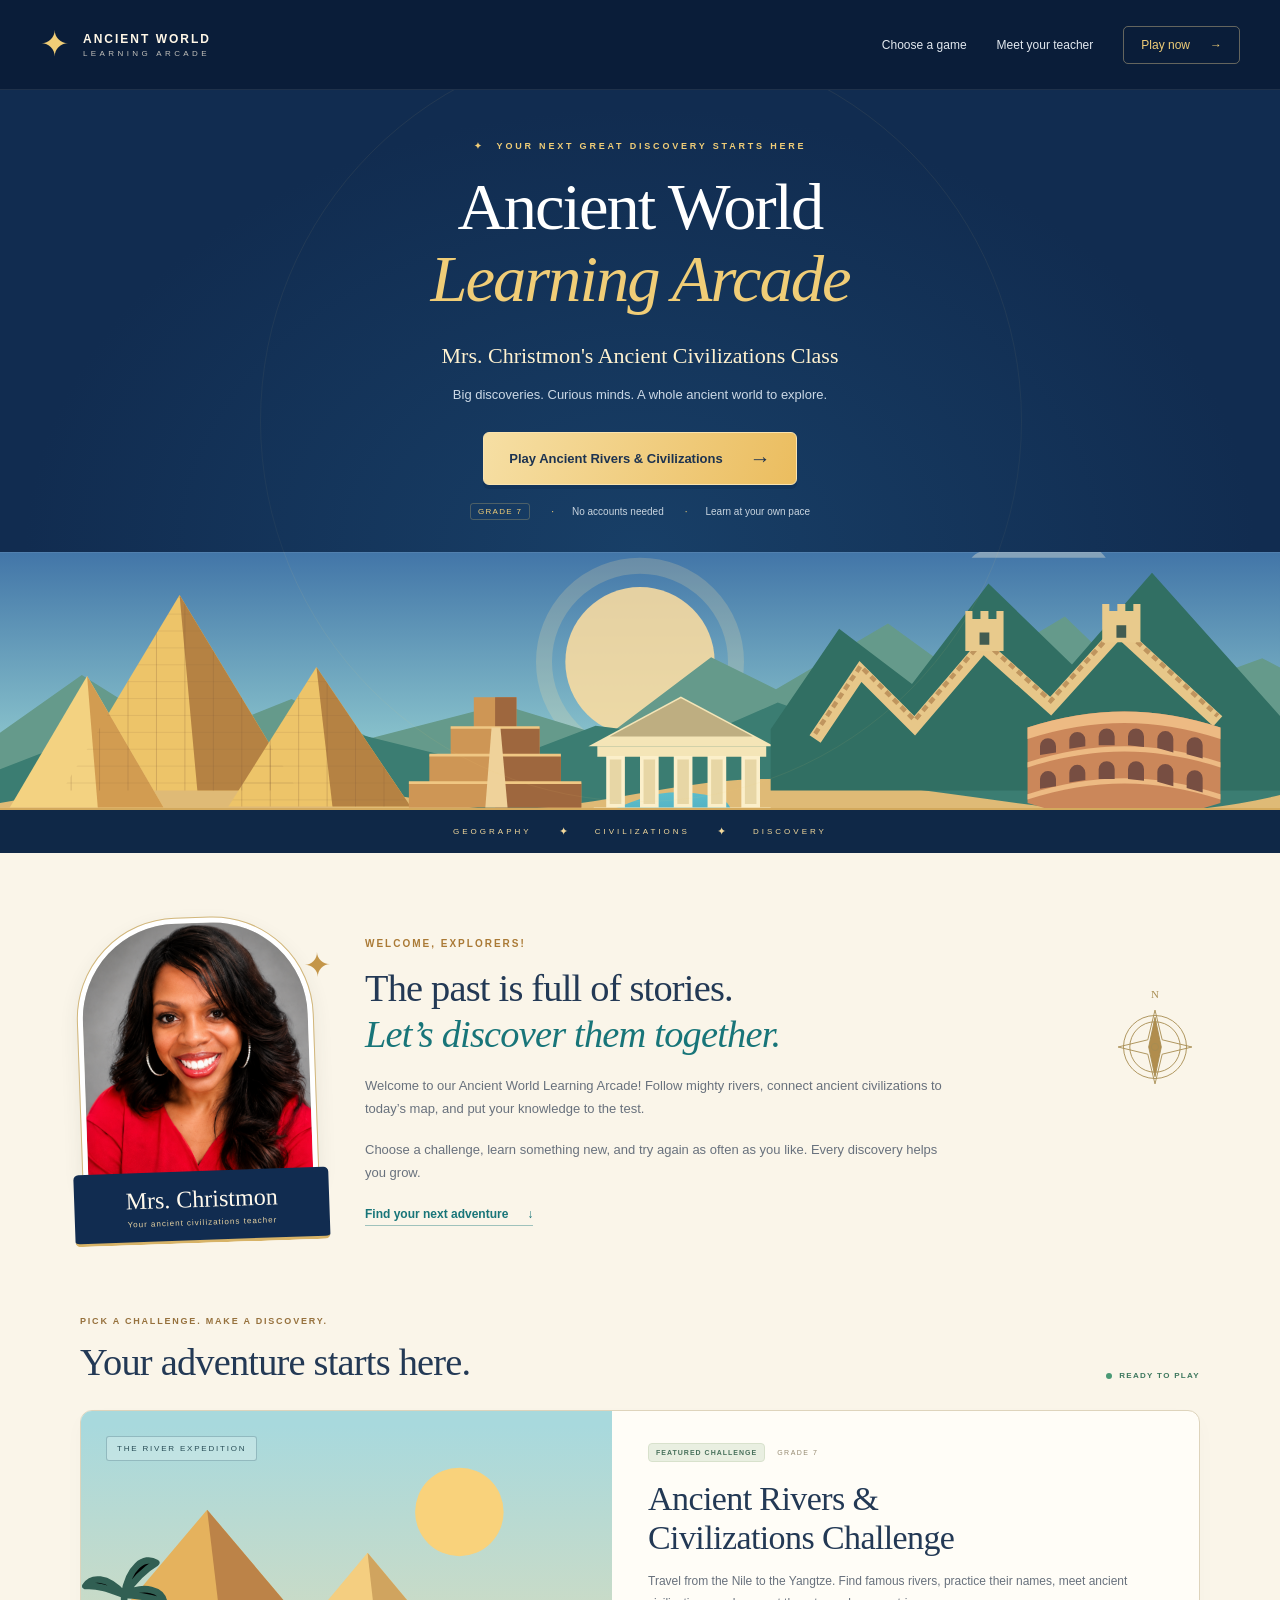
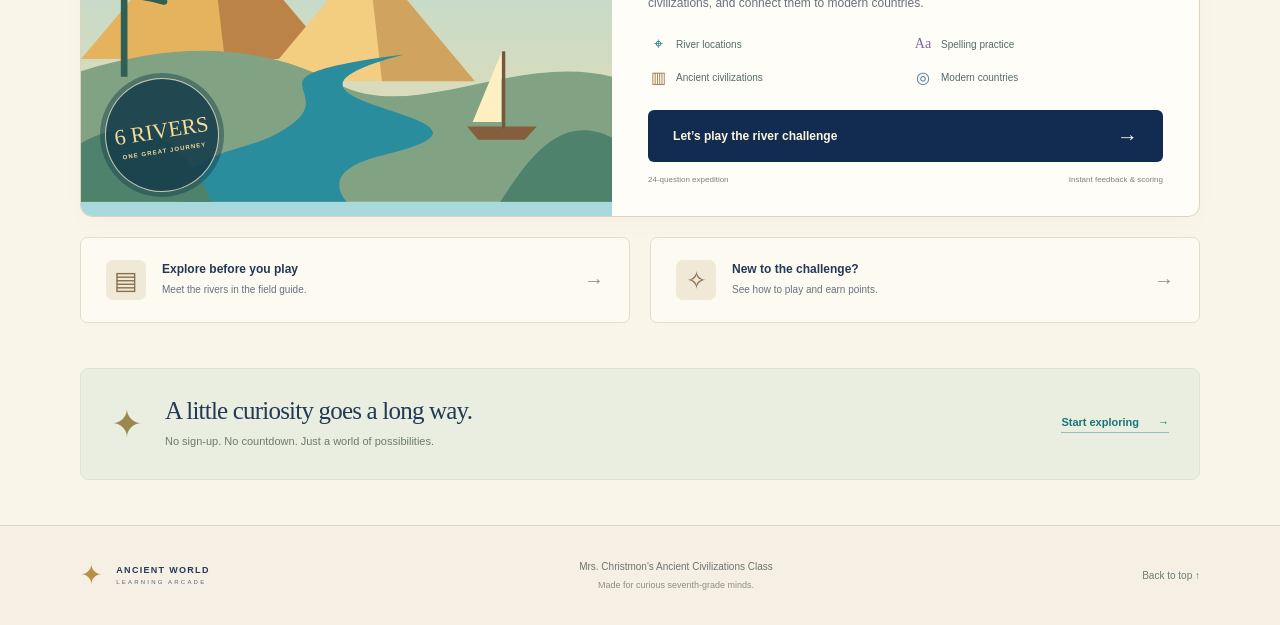
<file: index.html>
<!doctype html>
<html lang="en">
<head>
  <meta charset="utf-8">
  <meta name="viewport" content="width=device-width,initial-scale=1">
  <meta name="theme-color" content="#112c50">
  <meta name="description" content="Mrs. Christmon's Ancient Civilizations Class. Explore the ancient world through the Ancient Rivers and Civilizations Challenge. Free, account-free learning for seventh grade.">
  <title>Ancient World Learning Arcade | Mrs. Christmon's Class</title>
  <link rel="icon" href="data:image/svg+xml,%3Csvg xmlns='http://www.w3.org/2000/svg' viewBox='0 0 40 40'%3E%3Crect width='40' height='40' rx='9' fill='%23112c50'/%3E%3Ctext x='8' y='29' font-size='28' fill='%23f0cd77'%3E✦%3C/text%3E%3C/svg%3E">
  <link rel="stylesheet" href="arcade.css">
</head>
<body>
  <a class="skip-link" href="#main">Skip to the arcade</a>
  <header class="arcade-header">
    <a class="arcade-brand" href="./" aria-label="Ancient World Learning Arcade home"><span aria-hidden="true">✦</span><span>ANCIENT WORLD<small>LEARNING ARCADE</small></span></a>
    <nav aria-label="Main navigation"><a href="#games">Choose a game</a><a href="#welcome">Meet your teacher</a><a class="nav-play" href="rivers/">Play now <span aria-hidden="true">→</span></a></nav>
  </header>
  <main id="main">
    <section class="hero" aria-labelledby="hero-title">
      <div class="hero-content"><span class="eyebrow"><span aria-hidden="true">✦</span> YOUR NEXT GREAT DISCOVERY STARTS HERE</span><h1 id="hero-title">Ancient World<br><em>Learning Arcade</em></h1><p class="class-subtitle">Mrs. Christmon's Ancient Civilizations Class</p><p class="hero-description">Big discoveries. Curious minds. A whole ancient world to explore.</p><a class="button gold" href="rivers/">Play Ancient Rivers & Civilizations <span aria-hidden="true">→</span></a><div class="hero-tags"><span>GRADE 7</span><span>No accounts needed</span><span>Learn at your own pace</span></div></div>
      <div class="landscape" role="img" aria-label="Illustrated ancient-world landmarks: Egyptian pyramids, a Mesopotamian ziggurat, a Greek temple, the Great Wall of China, and a Roman amphitheater."></div>
      <div class="hero-bottom"><span>GEOGRAPHY</span><span aria-hidden="true">✦</span><span>CIVILIZATIONS</span><span aria-hidden="true">✦</span><span>DISCOVERY</span></div>
    </section>
    <section class="welcome content-width" id="welcome" aria-labelledby="welcome-title">
      <div class="teacher-card"><div class="photo-frame"><img src="assets/mrs-christmon.png" alt="Mrs. Christmon, your ancient civilizations teacher" width="420" height="560"></div><div class="teacher-caption"><strong>Mrs. Christmon</strong><span>Your ancient civilizations teacher</span></div><span class="teacher-star" aria-hidden="true">✦</span></div>
      <div class="welcome-copy"><span class="eyebrow">WELCOME, EXPLORERS!</span><h2 id="welcome-title">The past is full of stories.<br> <em>Let’s discover them together.</em></h2><p>Welcome to our Ancient World Learning Arcade! Follow mighty rivers, connect ancient civilizations to today’s map, and put your knowledge to the test.</p><p>Choose a challenge, learn something new, and try again as often as you like. Every discovery helps you grow.</p><a class="text-link" href="#games">Find your next adventure <span aria-hidden="true">↓</span></a></div>
      <div class="compass" aria-hidden="true"><span>N</span><svg viewBox="0 0 100 100"><circle cx="50" cy="50" r="35"/><circle cx="50" cy="50" r="28"/><path d="M50 9 58 42 91 50 58 58 50 91 42 58 9 50 42 42Z"/><path class="needle" d="m50 17 7 33-7 33-7-33Z"/><circle cx="50" cy="50" r="4"/></svg></div>
    </section>
    <section class="games content-width" id="games" aria-labelledby="games-title">
      <div class="section-heading"><div><span class="eyebrow">PICK A CHALLENGE. MAKE A DISCOVERY.</span><h2 id="games-title">Your adventure starts here.</h2></div><span class="ready-badge"><span></span> READY TO PLAY</span></div>
      <article class="featured-game"><div class="game-art" aria-hidden="true"><span class="art-label">THE RIVER EXPEDITION</span><svg viewBox="0 0 480 340"><defs><linearGradient id="artSky" x2="0" y2="1"><stop stop-color="#a8d9dd"/><stop offset="1" stop-color="#ecddb0"/></linearGradient></defs><path fill="url(#artSky)" d="M0 0h480v340H0z"/><circle cx="342" cy="78" r="40" fill="#f9d27b"/><path d="m0 211 114-135 114 135H0Z" fill="#e5b25d"/><path d="m114 76 114 135h-98Z" fill="#bc8348"/><path d="m162 231 97-116 97 116H162Z" fill="#f4ce80"/><path d="m259 115 97 116h-84Z" fill="#d0a45f"/><path d="M0 222c93-29 167-23 233 12 68 35 160-29 247-7v113H0Z" fill="#81a283"/><path d="M292 207c-175 46 133 54-16 90-33 8-54 20-36 43H92c-7-43 52-45 80-59 85-42-50-52 120-74Z" fill="#298d9e"/><path d="M0 287c53-30 93-4 118 53H0ZM480 282c-47-24-77 21-101 58h101Z" fill="#4e826c"/><path d="M39 227v-74m0 0c-16-18-30-16-35-8 13-1 24 4 35 8Zm0 0c4-25 18-36 29-29-12 7-21 17-29 29Zm0 0c19-10 34-4 36 6-14-4-25-6-36-6Z" stroke="#315f53" stroke-width="6" stroke-linejoin="round"/><path d="m354 268 26-63v63h-26Z" fill="#fff0c3"/><path d="M349 272h63l-11 12h-42Z" fill="#855e3e"/><path d="M382 204v70" stroke="#755839" stroke-width="3"/></svg><span class="art-stamp">6 RIVERS<br><strong>ONE GREAT JOURNEY</strong></span></div><div class="game-info"><div class="game-labels"><span class="pill">FEATURED CHALLENGE</span><span class="grade">GRADE 7</span></div><h3>Ancient Rivers &<br>Civilizations Challenge</h3><p>Travel from the Nile to the Yangtze. Find famous rivers, practice their names, meet ancient civilizations, and connect them to modern countries.</p><ul class="game-skills"><li><span aria-hidden="true">⌖</span> River locations</li><li><span aria-hidden="true">Aa</span> Spelling practice</li><li><span aria-hidden="true">▥</span> Ancient civilizations</li><li><span aria-hidden="true">◎</span> Modern countries</li></ul><a class="button navy" href="rivers/">Let’s play the river challenge <span aria-hidden="true">→</span></a><div class="game-details"><span>24-question expedition</span><span>Instant feedback & scoring</span></div></div></article>
      <div class="quick-links"><a href="rivers/#guide"><span class="quick-icon" aria-hidden="true">▤</span><div><h3>Explore before you play</h3><p>Meet the rivers in the field guide.</p></div><span aria-hidden="true">→</span></a><a href="rivers/#how"><span class="quick-icon" aria-hidden="true">✧</span><div><h3>New to the challenge?</h3><p>See how to play and earn points.</p></div><span aria-hidden="true">→</span></a></div>
    </section>
    <section class="discovery-strip content-width"><span class="discovery-icon" aria-hidden="true">✦</span><div><h2>A little curiosity goes a long way.</h2><p>No sign-up. No countdown. Just a world of possibilities.</p></div><a href="rivers/" class="text-link">Start exploring <span aria-hidden="true">→</span></a></section>
  </main>
  <footer><a class="arcade-brand" href="./"><span aria-hidden="true">✦</span><span>ANCIENT WORLD<small>LEARNING ARCADE</small></span></a><p>Mrs. Christmon's Ancient Civilizations Class<br><span>Made for curious seventh-grade minds.</span></p><a href="#main">Back to top ↑</a></footer>
</body>
</html>
</file>
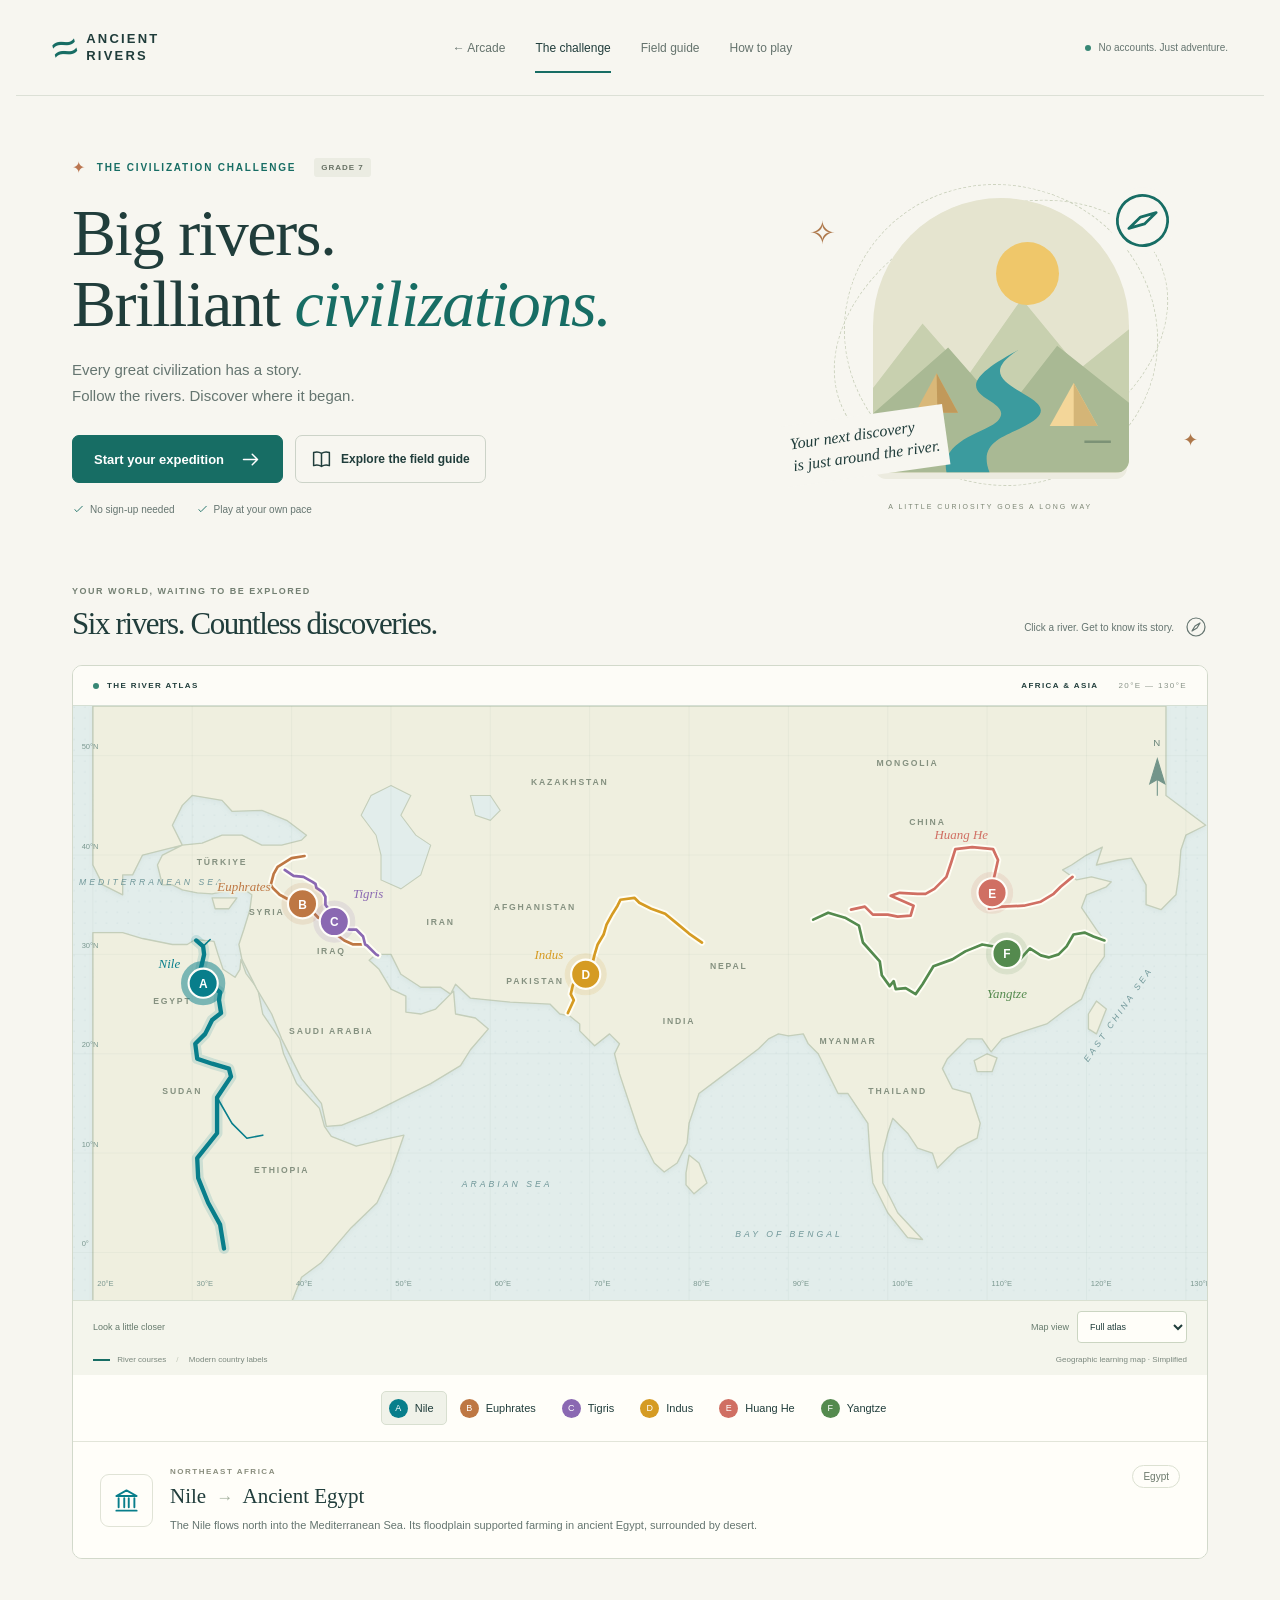
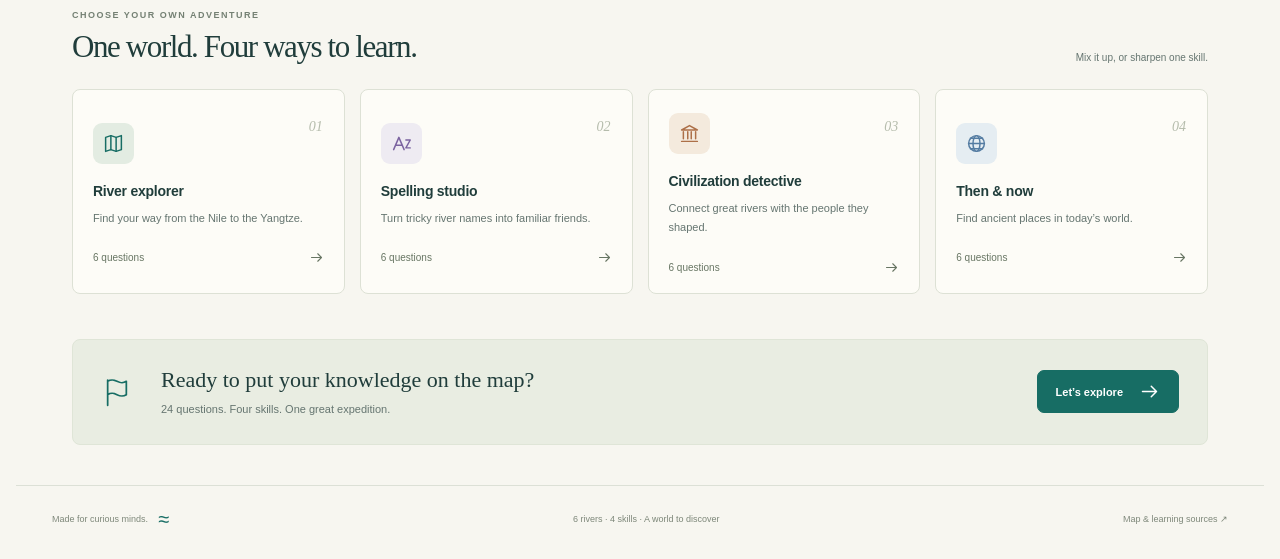
<file: rivers/index.html>
<!doctype html>
<html lang="en">
<head>
  <meta charset="UTF-8">
  <meta name="viewport" content="width=device-width, initial-scale=1">
  <meta name="theme-color" content="#f7f6f0">
  <meta name="description" content="Explore six great rivers, discover ancient civilizations, and test your geography and spelling. A free, account-free challenge for middle school.">
  <title>Ancient Rivers · The Civilization Challenge</title>
  <link rel="icon" href="data:image/svg+xml,%3Csvg xmlns=%27http://www.w3.org/2000/svg%27 viewBox=%270 0 40 40%27%3E%3Crect width=%2740%27 height=%2740%27 rx=%279%27 fill=%27%23176d64%27/%3E%3Ctext x=%277%27 y=%2730%27 font-size=%2736%27 fill=%27white%27%3E≈%3C/text%3E%3C/svg%3E">
  <link rel="stylesheet" href="../styles.css">
  <style>
    /* Keep the added arcade link comfortable on small screens. */
    @media (max-width: 480px) { .site-header nav { gap: 10px; } }
    @media (max-width: 360px) { .site-header { gap: 7px; } .site-header nav { gap: 7px; } .site-header nav a { font-size: 8px; } }
  </style>
  <script src="../data.js" defer></script>
  <script src="../app.js" defer></script>
</head>
<body>
  <a class="skip-link" href="#main">Skip to content</a>
  <header class="site-header">
    <a class="brand" href="#home" aria-label="Ancient Rivers home"><span class="brand-mark" aria-hidden="true">≈</span><span>ANCIENT<span class="brand-bottom">RIVERS</span></span></a>
    <nav aria-label="Main navigation"><a href="../">← Arcade</a><a href="#home" data-nav="home">The challenge</a><a href="#guide" data-nav="guide">Field guide</a><a href="#how" data-nav="how">How to play</a></nav>
    <span class="header-note"><span class="green-dot"></span>No accounts. Just adventure.</span>
  </header>
  <main id="main" tabindex="-1"></main>
  <footer class="site-footer"><span>Made for curious minds. <span class="footer-wave">≈</span></span><span>6 rivers · 4 skills · A world to discover</span><button class="text-button" id="sources-button">Map & learning sources ↗</button></footer>
  <dialog id="sources-dialog" aria-labelledby="sources-title"><button class="dialog-close" aria-label="Close sources">×</button><span class="eyebrow">THE EXPLORER’S NOTES</span><h2 id="sources-title">A little context matters.</h2><p>This learning map uses a longitude/latitude projection. Coastlines and river courses are hand-generalized for classroom use, not navigation. Country names mark approximate locations; they are not political boundaries.</p><p>Ancient civilizations did not share today’s country borders. Questions use specific river sections or sites when a river crosses several countries. Dates are approximate.</p><h3>Further reading & fact checking</h3><ul><li><a href="https://www.britannica.com/place/Nile-River" target="_blank" rel="noopener noreferrer">Encyclopaedia Britannica: Nile River</a></li><li><a href="https://www.britannica.com/place/Tigris-Euphrates-river-system" target="_blank" rel="noopener noreferrer">Britannica: Tigris–Euphrates river system</a></li><li><a href="https://www.britannica.com/place/Indus-River" target="_blank" rel="noopener noreferrer">Britannica: Indus River</a></li><li><a href="https://www.britannica.com/place/Yellow-River" target="_blank" rel="noopener noreferrer">Britannica: Yellow River (Huang He)</a></li><li><a href="https://www.britannica.com/place/Yangtze-River" target="_blank" rel="noopener noreferrer">Britannica: Yangtze River</a></li><li><a href="https://www.britannica.com/topic/Indus-civilization" target="_blank" rel="noopener noreferrer">Britannica: Indus civilization</a></li><li><a href="https://www.britannica.com/place/Mesopotamia-historical-region-Asia" target="_blank" rel="noopener noreferrer">Britannica: Mesopotamia</a></li></ul><p class="small">The game itself uses only local files. These optional reading links need internet access.</p></dialog>
  <dialog id="leave-dialog" aria-labelledby="leave-title"><h2 id="leave-title">Leave this expedition?</h2><p>Your current round will end. Your saved best score will stay on this browser.</p><div class="dialog-actions"><button class="button secondary" id="keep-playing">Keep playing</button><button class="button" id="leave-game">Leave round</button></div></dialog>
  <noscript><p class="noscript">Please enable JavaScript to play this interactive game. No account or internet connection is required once the files are loaded.</p></noscript>
</body>
</html>
</file>
<file: arcade.css>
:root {
  --navy: #112c50;
  --navy-deep: #0a1d39;
  --gold: #f0cd77;
  --cream: #faf5e9;
  --ink: #233955;
  --muted: #68717d;
  --line: #e6ddc8;
  --teal: #187579;
  font-family: 'Segoe UI', Arial, sans-serif;
  color: var(--ink);
  background: var(--cream);
}
* { box-sizing: border-box; }
html { scroll-behavior: smooth; scroll-padding-top: 20px; }
body { margin: 0; }
a { color: inherit; text-underline-offset: 4px; }
a, button, select { -webkit-tap-highlight-color: transparent; }
a:focus-visible { outline: 3px solid #bf7c26; outline-offset: 5px; border-radius: 3px; }
h1, h2, h3, p { margin: 0; }
h1, h2, h3 { font-family: Georgia, 'Times New Roman', serif; font-weight: 400; }
p { line-height: 1.8; }
em { font-style: italic; }
.content-width { width: min(1120px, calc(100% - 64px)); margin-inline: auto; }
.arcade-header { min-height: 90px; padding: 16px max(32px, calc((100vw - 1200px) / 2)); display: flex; align-items: center; justify-content: space-between; gap: 25px; background: var(--navy-deep); color: #fff7e7; border-bottom: 1px solid #ffffff16; }
.arcade-brand { display: flex; align-items: center; gap: 12px; text-decoration: none; letter-spacing: 2px; font-size: 12px; font-weight: 750; line-height: 1.5; flex-shrink: 0; }
.arcade-brand > span:first-child { color: var(--gold); font-size: 35px; font-weight: 400; }
.arcade-brand small { display: block; letter-spacing: 3.4px; font-size: 8px; font-weight: 500; opacity: .75; }
.arcade-header nav { display: flex; align-items: center; gap: 30px; }
.arcade-header nav a { font-size: 12px; text-decoration: none; color: #e2e8ef; }
.arcade-header nav a:hover { color: var(--gold); }
.arcade-header .nav-play { border: 1px solid #ecd39666; padding: 11px 17px; color: var(--gold); border-radius: 5px; display: flex; gap: 20px; }
.hero { background: var(--navy); color: white; position: relative; overflow: hidden; text-align: center; }
.hero:before { content: ''; width: 760px; height: 760px; border: 1px solid #f0cd7714; border-radius: 50%; position: absolute; left: calc(50% - 380px); top: -50px; pointer-events: none; }
.hero-content { padding: 49px 24px 32px; position: relative; z-index: 1; background: radial-gradient(ellipse at bottom, #183f67 0, transparent 68%); }
.eyebrow { display: block; font-size: 10px; font-weight: 700; letter-spacing: 2px; line-height: 1.7; }
.hero .eyebrow { color: var(--gold); font-size: 9px; letter-spacing: 2.8px; }
.hero .eyebrow span { margin-right: 7px; }
h1 { font-size: clamp(46px, 5.2vw, 72px); letter-spacing: -2px; line-height: 1.07; margin-top: 17px; }
h1 em { color: var(--gold); }
.class-subtitle { font-family: Georgia, 'Times New Roman', serif; font-size: clamp(16px, 2vw, 22px); margin-top: 22px; color: #fff2d0; }
.hero-description { font-size: 13px; margin-top: 8px; color: #ccd9e6; }
.button { display: inline-flex; align-items: center; justify-content: center; gap: 27px; min-height: 52px; padding: 15px 25px; border-radius: 6px; font-size: 13px; text-decoration: none; font-weight: 750; transition: transform .2s, box-shadow .2s; }
.button > span { font-size: 21px; font-weight: 400; line-height: 1; }
.button:hover { transform: translateY(-2px); box-shadow: 0 5px 16px #061e3530; }
.button.gold { color: #1d3350; background: linear-gradient(110deg, #f6dfa4, #ebbd5f); border: 1px solid #fae3af; box-shadow: 0 4px 0 #061e3530; margin-top: 25px; }
.button.gold:focus-visible { outline-color: white; }
.hero-tags { display: flex; justify-content: center; gap: 21px; margin-top: 18px; font-size: 10px; color: #c8d4df; align-items: center; }
.hero-tags span:first-child { color: var(--gold); font-size: 8px; letter-spacing: 1.3px; border: 1px solid #f0cd7740; border-radius: 3px; padding: 3px 7px; }
.hero-tags span + span:before { content: '·'; color: var(--gold); margin-right: 18px; }
.landscape { background: url('assets/ancient-world.svg') center 54% / cover no-repeat; height: clamp(165px, 20vw, 275px); max-height: 275px; border-top: 1px solid #ffffff14; }
.hero-bottom { display: flex; gap: 27px; justify-content: center; align-items: center; font-size: 8px; letter-spacing: 3px; background: #0f2847; padding: 15px; border-top: 2px solid #d3a95d; color: #f3d99c; }
.hero-bottom span:nth-child(even) { font-size: 11px; letter-spacing: 0; }
.welcome { padding-block: 65px; display: grid; grid-template-columns: 235px 1fr 90px; gap: 50px; align-items: center; position: relative; }
.teacher-card { position: relative; transform: rotate(-2deg); }
.photo-frame { border: 5px solid white; outline: 1px solid #d2b77c; border-radius: 100px 100px 9px 9px; overflow: hidden; box-shadow: 0 8px 20px #35404518; background: #d4d2cb; }
.photo-frame img { width: 100%; height: 255px; display: block; object-fit: cover; object-position: center 28%; }
.teacher-caption { background: var(--navy); color: #fff9ec; border-radius: 5px; margin: -12px -10px 0; padding: 15px 12px 13px; position: relative; border-bottom: 3px solid #d7b367; text-align: center; }
.teacher-caption strong { font-family: Georgia, 'Times New Roman', serif; font-size: 24px; font-weight: 400; }
.teacher-caption span { display: block; font-size: 8px; letter-spacing: 1px; color: #e8d3a2; margin-top: 5px; }
.teacher-star { position: absolute; right: -21px; top: 32px; font-size: 33px; color: #c49649; }
.welcome-copy .eyebrow { color: #aa7a36; margin-bottom: 13px; }
h2 { font-size: clamp(28px, 3vw, 39px); line-height: 1.2; letter-spacing: -.8px; }
.welcome-copy h2 em { color: var(--teal); }
.welcome-copy p { font-size: 13px; color: var(--muted); margin-top: 17px; max-width: 590px; }
.text-link { display: inline-flex; align-items: center; gap: 19px; color: var(--teal); text-decoration: none; border-bottom: 1px solid #18757966; padding-bottom: 4px; font-size: 12px; font-weight: 700; }
.text-link:hover { border-color: var(--teal); }
.welcome-copy .text-link { margin-top: 22px; }
.compass { width: 90px; color: #a88d52; text-align: center; align-self: center; margin-top: -80px; }
.compass span { font-family: Georgia, 'Times New Roman', serif; font-size: 11px; }
.compass svg { width: 100%; stroke: currentColor; stroke-width: 1; fill: none; }
.compass .needle { fill: #b18d4d; }
.games { padding-top: 6px; scroll-margin-top: 30px; }
.section-heading { display: flex; justify-content: space-between; gap: 20px; align-items: end; margin-bottom: 25px; }
.section-heading .eyebrow { color: #96713d; margin-bottom: 10px; font-size: 9px; letter-spacing: 1.8px; }
.ready-badge { display: inline-flex; align-items: center; gap: 7px; font-size: 8px; letter-spacing: 1.3px; font-weight: 700; color: #3d775e; white-space: nowrap; padding-bottom: 5px; }
.ready-badge > span { width: 6px; height: 6px; border-radius: 50%; background: #4a9975; }
.featured-game { display: grid; grid-template-columns: .95fr 1.05fr; background: #fffdf7; border: 1px solid #ded4bc; border-radius: 12px; overflow: hidden; box-shadow: 0 8px 20px #524a3006; }
.game-art { position: relative; background: #a8d9dd; overflow: hidden; min-height: 370px; display: flex; align-items: end; }
.game-art > svg { position: absolute; width: 100%; height: 100%; inset: 0; object-fit: cover; }
.art-label { position: absolute; top: 25px; left: 25px; z-index: 1; padding: 7px 10px; color: #284d57; font-size: 8px; letter-spacing: 1.8px; border: 1px solid #34677655; border-radius: 3px; background: #d9eeee77; }
.art-stamp { border: 1px solid #fff5cfbb; background: #173e4ce6; border-radius: 100%; width: 114px; height: 114px; display: flex; align-items: center; justify-content: center; flex-direction: column; color: #f7db96; font-family: Georgia, 'Times New Roman', serif; font-size: 22px; text-align: center; line-height: 1.5; position: absolute; bottom: 24px; left: 24px; transform: rotate(-9deg); box-shadow: 0 0 0 5px #173e4c77; }
.art-stamp strong { font-family: 'Segoe UI', Arial, sans-serif; font-size: 6px; letter-spacing: 1.1px; font-weight: 600; }
.game-info { padding: 32px 36px; }
.game-labels { display: flex; align-items: center; gap: 12px; margin-bottom: 17px; }
.pill { background: #e9efe1; color: #49715c; border: 1px solid #d8e1cc; border-radius: 4px; font-size: 7px; letter-spacing: 1px; font-weight: 700; padding: 5px 7px; }
.grade { font-size: 7px; letter-spacing: 1.5px; color: #968b72; }
.game-info h3 { font-size: 34px; line-height: 1.15; letter-spacing: -.6px; }
.game-info > p { font-size: 12px; margin-top: 14px; color: var(--muted); line-height: 1.8; }
.game-skills { list-style: none; padding: 0; margin: 20px 0 23px; display: grid; grid-template-columns: repeat(2, 1fr); gap: 13px 15px; }
.game-skills li { display: flex; align-items: center; gap: 8px; font-size: 10px; color: #536b6b; }
.game-skills li > span { font-size: 16px; color: var(--teal); width: 20px; height: 20px; display: inline-flex; align-items: center; justify-content: center; }
.game-skills li:nth-child(2) > span { font-family: Georgia, 'Times New Roman', serif; font-size: 14px; color: #8066a0; }
.game-skills li:nth-child(3) > span { color: #a57843; }
.game-skills li:nth-child(4) > span { color: #547c9f; }
.button.navy { background: var(--navy); color: #fff5dc; width: 100%; justify-content: space-between; font-size: 12px; }
.button.navy:hover { background: #20466c; }
.game-details { margin-top: 13px; font-size: 8px; color: #7b827d; display: flex; gap: 12px; justify-content: space-between; }
.quick-links { display: grid; grid-template-columns: 1fr 1fr; gap: 20px; margin-top: 20px; }
.quick-links > a { display: flex; align-items: center; gap: 16px; padding: 22px 25px; border: 1px solid var(--line); border-radius: 7px; background: #fdfaf2; text-decoration: none; transition: border-color .2s; }
.quick-links > a:hover { border-color: #9aa992; }
.quick-icon { color: #87714a; background: #f0e9d7; border-radius: 7px; width: 40px; height: 40px; font-size: 25px; display: inline-flex; align-items: center; justify-content: center; flex-shrink: 0; }
.quick-links h3 { font-family: 'Segoe UI', Arial, sans-serif; font-size: 12px; font-weight: 650; margin-bottom: 5px; }
.quick-links p { font-size: 10px; color: var(--muted); }
.quick-links > a > span:last-child { margin-left: auto; color: #8e967f; font-size: 20px; }
.discovery-strip { margin-block: 45px; background: #e9eee1; border: 1px solid #dce3d3; border-radius: 8px; padding: 27px 30px; display: flex; align-items: center; gap: 22px; }
.discovery-icon { font-size: 38px; color: #9b884f; }
.discovery-strip h2 { font-size: 25px; }
.discovery-strip p { font-size: 11px; color: #6d7c6a; margin-top: 6px; }
.discovery-strip .text-link { margin-left: auto; font-size: 11px; white-space: nowrap; }
footer { border-top: 1px solid #ddd5c1; display: flex; justify-content: space-between; align-items: center; gap: 25px; padding: 29px max(32px, calc((100vw - 1120px) / 2)); background: #f5f0e3; }
footer .arcade-brand { font-size: 9px; letter-spacing: 1.3px; }
footer .arcade-brand small { font-size: 6px; letter-spacing: 2.2px; }
footer .arcade-brand > span:first-child { color: #b89048; font-size: 27px; }
footer p { font-size: 10px; color: #6e746f; text-align: center; }
footer p span { font-size: 9px; color: #8c8f7f; }
footer > a:last-child { font-size: 10px; color: #6b7d75; text-decoration: none; }
.skip-link { position: fixed; top: -100px; left: 12px; z-index: 20; background: var(--gold); color: var(--navy); padding: 13px; border-radius: 4px; }
.skip-link:focus-visible { top: 12px; }
@media (min-width: 1500px) {
  .hero-content { padding-top: 56px; }
  .landscape { background-position: center 60%; }
}
@media (max-width: 1000px) {
  .welcome { grid-template-columns: 210px 1fr; gap: 38px; padding-block: 50px; }
  .compass { display: none; }
  .photo-frame img { height: 240px; }
  .game-info { padding: 28px; }
  .game-info h3 { font-size: 30px; }
  .game-details { font-size: 7px; }
  .game-art { min-height: 390px; }
}
@media (max-width: 760px) {
  .content-width { width: calc(100% - 40px); }
  .arcade-header { padding: 15px 20px; min-height: 77px; }
  .arcade-brand { font-size: 10px; gap: 8px; letter-spacing: 1px; }
  .arcade-brand small { font-size: 6px; letter-spacing: 2.4px; }
  .arcade-brand > span:first-child { font-size: 29px; }
  .arcade-header nav { gap: 18px; }
  .arcade-header nav a { font-size: 10px; }
  .arcade-header nav a:nth-child(2) { display: none; }
  .arcade-header .nav-play { padding: 9px 12px; gap: 12px; }
  .hero-content { padding: 38px 20px 27px; }
  .hero .eyebrow { font-size: 7px; letter-spacing: 1.8px; }
  h1 { margin-top: 16px; font-size: 55px; }
  .hero-description { font-size: 11px; }
  .class-subtitle { margin-top: 18px; font-size: 18px; }
  .hero .button { font-size: 12px; padding: 14px 22px; }
  .hero-tags { font-size: 8px; gap: 12px; }
  .hero-tags span + span:before { margin-right: 10px; }
  .landscape { height: 185px; background-size: auto 230px; background-position: center 57%; }
  .hero-bottom { font-size: 7px; gap: 20px; letter-spacing: 2px; padding: 13px; }
  .welcome { grid-template-columns: 160px 1fr; gap: 28px; }
  .photo-frame img { height: 210px; }
  .teacher-caption { margin-inline: -6px; padding: 13px 8px; }
  .teacher-caption strong { font-size: 21px; }
  .teacher-caption span { font-size: 7px; letter-spacing: .3px; }
  h2 { font-size: 29px; }
  .welcome-copy .eyebrow { font-size: 8px; margin-bottom: 10px; }
  .welcome-copy p { font-size: 12px; margin-top: 12px; }
  .welcome-copy .text-link { font-size: 11px; }
  .featured-game { grid-template-columns: 1fr; }
  .game-art { min-height: 280px; }
  .game-art > svg { height: auto; min-height: 100%; top: -40px; }
  .art-stamp { width: 96px; height: 96px; font-size: 21px; }
  .art-stamp strong { font-size: 5px; }
  .game-info { padding: 30px; }
  .game-info h3 { font-size: 36px; }
  .game-info > p { font-size: 13px; }
  .game-skills li { font-size: 11px; }
  .game-details { font-size: 9px; }
  .section-heading h2 { font-size: 30px; }
  .section-heading .eyebrow { font-size: 7px; letter-spacing: 1px; }
  .ready-badge { font-size: 7px; letter-spacing: .8px; }
  .quick-links { gap: 12px; }
  .quick-links > a { padding: 19px 16px; gap: 10px; }
  .quick-links h3 { font-size: 11px; line-height: 1.5; }
  .quick-links p { font-size: 9px; }
  .quick-icon { width: 30px; height: 34px; font-size: 21px; }
  .discovery-strip { padding: 23px; gap: 16px; flex-wrap: wrap; }
  .discovery-strip h2 { font-size: 24px; }
  .discovery-strip .text-link { margin-left: 48px; }
  footer { padding: 23px 20px; flex-wrap: wrap; }
  footer p { text-align: right; font-size: 9px; }
  footer > a:last-child { flex-basis: 100%; text-align: center; font-size: 9px; }
}
@media (max-width: 480px) {
  .arcade-header { padding: 14px 16px; gap: 8px; }
  .arcade-header nav { gap: 12px; }
  .arcade-header nav > a:first-child { display: none; }
  .arcade-header .nav-play { font-size: 10px; padding: 9px 11px; gap: 13px; }
  .content-width { width: calc(100% - 36px); }
  .hero-content { padding: 34px 16px 27px; }
  .hero .eyebrow { font-size: 6px; letter-spacing: 1.5px; }
  h1 { font-size: clamp(38px, 10.3vw, 49px); line-height: 1.13; letter-spacing: -1.2px; }
  .class-subtitle { font-size: 16px; max-width: 290px; margin-inline: auto; line-height: 1.5; }
  .hero-description { font-size: 11px; max-width: 270px; margin-inline: auto; margin-top: 10px; }
  .hero .button { font-size: 11px; gap: 15px; padding: 15px 17px; min-height: 52px; margin-top: 23px; }
  .hero-tags { gap: 9px; font-size: 7px; }
  .hero-tags span:first-child { font-size: 6px; padding: 3px 5px; }
  .hero-tags span + span:before { margin-right: 7px; }
  .landscape { height: 150px; background-size: auto 184px; }
  .hero-bottom { font-size: 6px; letter-spacing: 1.5px; gap: 13px; padding: 12px; }
  .welcome { grid-template-columns: 1fr; gap: 30px; padding-block: 40px; }
  .teacher-card { width: 180px; margin-inline: auto; }
  .photo-frame img { height: 210px; }
  .teacher-caption strong { font-size: 22px; }
  .teacher-caption span { font-size: 7px; }
  .teacher-star { top: 20px; right: -24px; }
  .welcome-copy { text-align: center; }
  .welcome-copy h2 { font-size: 29px; letter-spacing: -.8px; }
  .welcome-copy h2 br { display: none; }
  .welcome-copy p { font-size: 12px; line-height: 1.85; }
  .welcome-copy .eyebrow { font-size: 8px; }
  .welcome-copy .text-link { margin-top: 18px; font-size: 11px; }
  .section-heading { gap: 12px; margin-bottom: 18px; }
  .section-heading h2 { font-size: 29px; }
  .section-heading .eyebrow { font-size: 6px; letter-spacing: .9px; }
  .ready-badge { display: none; }
  .game-art { min-height: 245px; }
  .game-art > svg { top: -6px; }
  .art-label { top: 18px; left: 18px; font-size: 7px; padding: 6px 8px; }
  .art-stamp { height: 80px; width: 80px; bottom: 16px; left: 18px; font-size: 18px; }
  .art-stamp strong { font-size: 4px; letter-spacing: .8px; }
  .game-info { padding: 24px 21px; }
  .game-info h3 { font-size: 31px; }
  .game-info > p { font-size: 12px; }
  .game-labels { margin-bottom: 15px; }
  .game-skills { gap: 14px 10px; }
  .game-skills li { font-size: 9px; gap: 6px; }
  .button.navy { font-size: 11px; padding: 14px 17px; min-height: 52px; gap: 10px; }
  .game-details { font-size: 7px; gap: 8px; }
  .quick-links { grid-template-columns: 1fr; gap: 12px; margin-top: 15px; }
  .quick-links > a { padding: 19px 18px; gap: 14px; }
  .quick-links h3 { font-size: 12px; }
  .quick-links p { font-size: 10px; }
  .quick-icon { width: 36px; height: 36px; }
  .discovery-strip { margin-block: 30px; padding: 22px 19px; gap: 13px; align-items: flex-start; }
  .discovery-icon { font-size: 28px; }
  .discovery-strip > div { flex: 1; min-width: calc(100% - 44px); }
  .discovery-strip h2 { font-size: 24px; line-height: 1.3; }
  .discovery-strip p { font-size: 10px; }
  .discovery-strip .text-link { margin-left: 37px; font-size: 11px; }
  footer { justify-content: center; gap: 18px; padding-block: 26px; }
  footer p { flex-basis: 100%; text-align: center; line-height: 1.8; }
}
@media (prefers-reduced-motion: reduce) {
  html { scroll-behavior: auto; }
  * { transition: none !important; }
}
</file>
